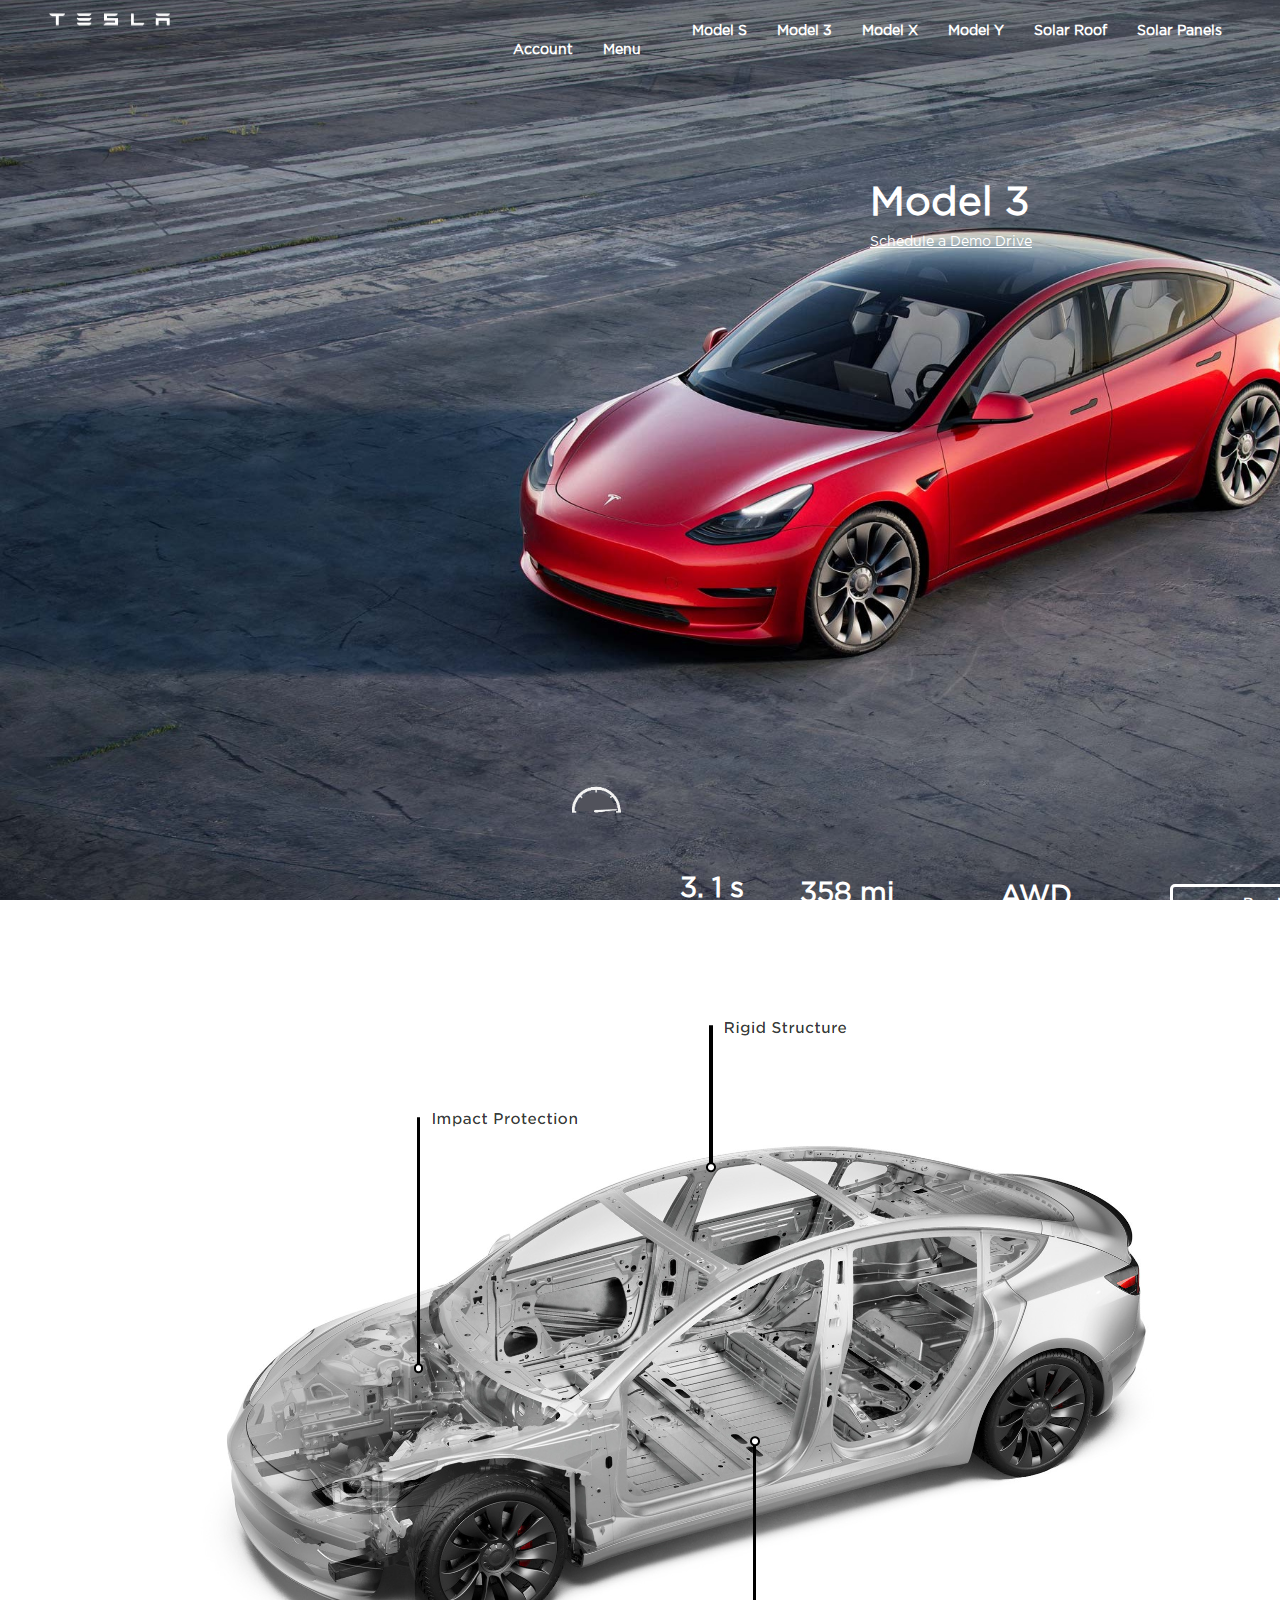
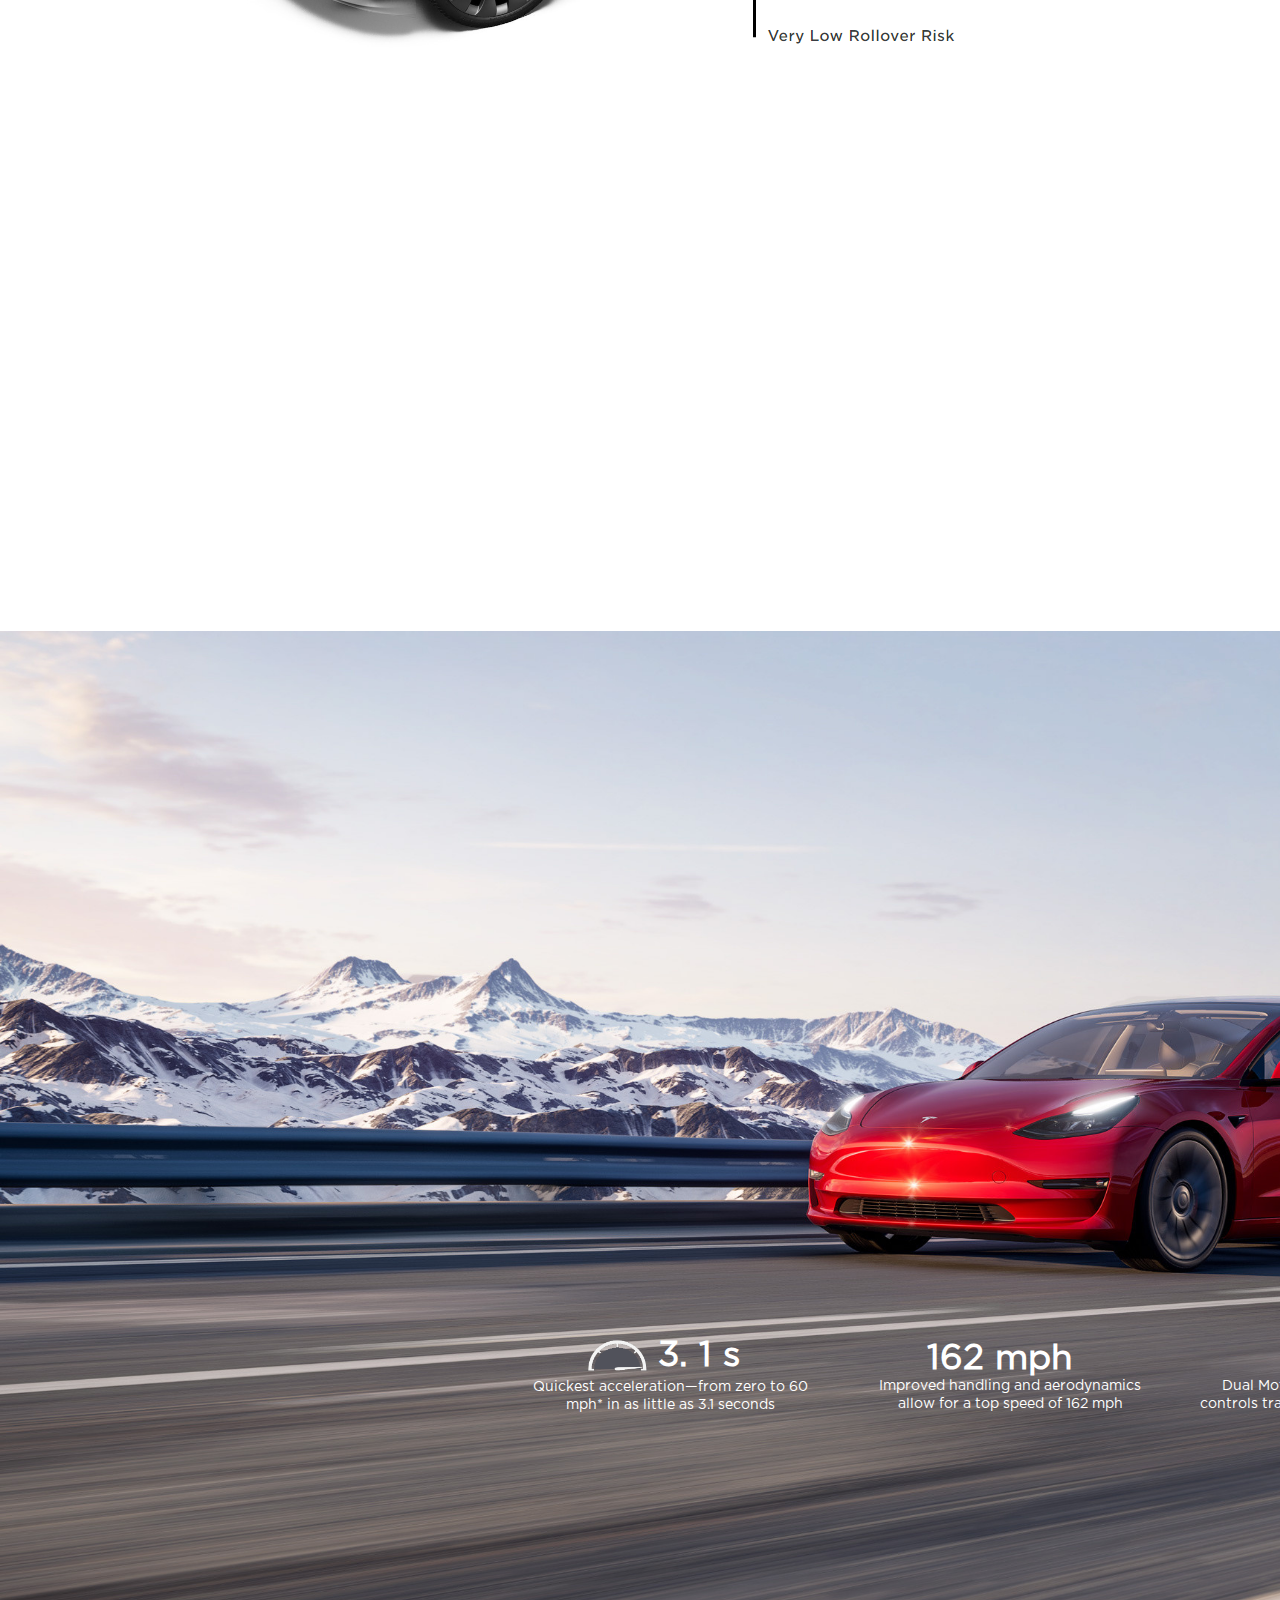
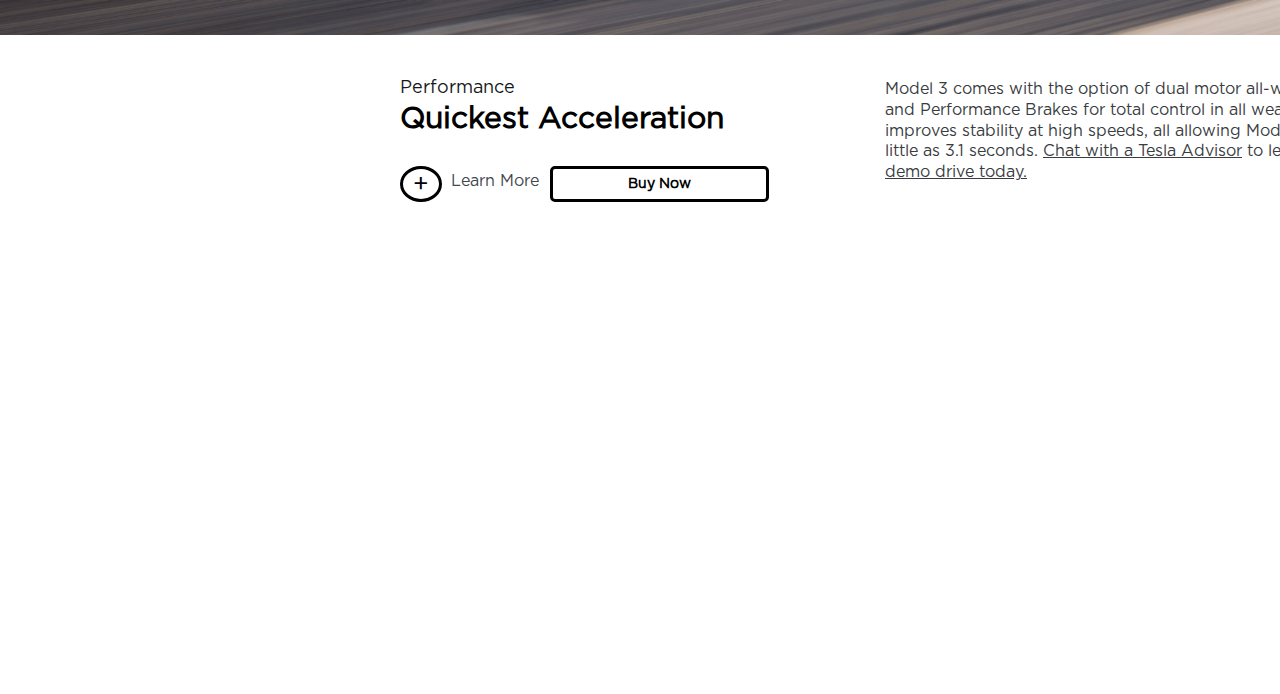
<file: index.html>
<!DOCTYPE html>
<html lang="en">
<head>
    <meta charset="UTF-8">
    <meta http-equiv="X-UA-Compatible" content="IE=edge">
    <meta name="viewport" content="width=device-width, initial-scale=1.0">
    <link rel="stylesheet" href="style.css">
    <link rel="icon" type="image/x-icon" href="Tesla Logo.png">
    <title>Model 3 | Tesla</title>
</head>
<body>
    <section class="section1">
        <div class="teslo">
            &nbsp;&nbsp;&nbsp;&nbsp;&nbsp;&nbsp;&nbsp;&nbsp;&nbsp;&nbsp;<a href="https://www.tesla.com/"><img src="Tesla upper logo.png" width="135" height="35" alt=""></a>
            <span class="maki">
            <a href="https://www.tesla.com/models">Model S</a>
            <a href="https://www.tesla.com/model3">Model 3</a>
            <a href="https://www.tesla.com/modelx">Model X</a>
            <a href="https://www.tesla.com/modely">Model Y</a>
            <a href="https://www.tesla.com/solarroof">Solar Roof</a>
            <a href="https://www.tesla.com/solarpanels">Solar Panels</a>
        </span>
        &nbsp;&nbsp;&nbsp;&nbsp;&nbsp;&nbsp;&nbsp;&nbsp;&nbsp;&nbsp;&nbsp;&nbsp;&nbsp;&nbsp;&nbsp;&nbsp;&nbsp;&nbsp;&nbsp;&nbsp;&nbsp;&nbsp;&nbsp;&nbsp;&nbsp;&nbsp;&nbsp;&nbsp;&nbsp;&nbsp;&nbsp;&nbsp;&nbsp;&nbsp;&nbsp;&nbsp;&nbsp;&nbsp;&nbsp;&nbsp;&nbsp;&nbsp;&nbsp;&nbsp;&nbsp;&nbsp;&nbsp;&nbsp;&nbsp;&nbsp;&nbsp;&nbsp;&nbsp;&nbsp;&nbsp;&nbsp;&nbsp;&nbsp;&nbsp;&nbsp;&nbsp;&nbsp;&nbsp;&nbsp;&nbsp;&nbsp;&nbsp;&nbsp;&nbsp;&nbsp;&nbsp;&nbsp;&nbsp;&nbsp;&nbsp;&nbsp;&nbsp;&nbsp;&nbsp;&nbsp;&nbsp;&nbsp;&nbsp;&nbsp;&nbsp;&nbsp;&nbsp;&nbsp;&nbsp;&nbsp;&nbsp;&nbsp;&nbsp;&nbsp;&nbsp;&nbsp;&nbsp;&nbsp;&nbsp;&nbsp;&nbsp;&nbsp;&nbsp;&nbsp;&nbsp;
        <span class="aam">
            <a href="https://shop.tesla.com/">Shop</a>
            <a href="https://auth.tesla.com/oauth2/v1/authorize?redirect_uri=https%3A%2F%2Fwww.tesla.com%2Fteslaaccount%2Fowner-xp%2Fauth%2Fcallback&response_type=code&client_id=ownership&scope=offline_access%20openid%20ou_code%20email%20phone&audience=https%3A%2F%2Fownership.tesla.com%2F&locale=en-US">Account</a>
            <a href="#">Menu</a>
        </span>
        </div>
        <main>
            <h1>Model 3</h1>
            <a href="https://www.tesla.com/drive">Schedule a Demo Drive</a>
        </main>
        <div class="down">
            <p>3. 1 s</p>
        </div>
        <div class="sped">
            <p>0-60 mph*</p>
        </div>
        <div class="mi">
            <p>358 mi</p>
        </div>
        <div class="range">
            <p>Range (EPA est.)</p>
        </div>
        <div class="awd">
            <p>AWD</p>
        </div>
        <div class="dual">
            <p>Dual Motor</p>
        </div>
        <div class="bn">
            <a href="https://www.tesla.com/inventory/new/m3?arrangeby=relevance&zip=95113&range=200">Buy Now</a>
        </div>
    </section>

    <section id="section2">
        <div class="teslaaa">
            <img src="tss2.png" alt="">
        </div>
        <div class="headetc">
            <sub class="sub">Saftey</sub>
            <span class="h22"><h2>Built For Saftey</h2></span><br><br>
            <p>
                Safety is the most important part of every <br> Tesla. We design our vehicles to <span class="saftey"><a href="https://www.tesla.com/safety#awards">exceed <br> safety standards.</a></span> <br><br>
                5-Star Rating <br>
                Model 3 achieved NHTSA 5-star safety <br> ratings in every category and subcategory. <br><br>
                Top Safety Pick+ <br>
                Model 3 received the IIHS Top Safety Pick+ <br> award, with top ratings in all crashworthiness <br> and front crash prevention categories.
            </p>
        </div>
        <div class="buttt">
            <a href="https://www.tesla.com/inventory/new/m3?arrangeby=relevance&zip=95113&range=200">Buy Now</a>
        </div>
        <div class="plus">
            <a href="#">+</a>
            <label for="">Learn More</label>
        </div>
    </section>
    <section class="section3">
        <img src="Model-3-Performance-Hero-Desktop-LHD.jpeg" height="1004px" width="1903px" alt="">
        <div class="ste">
            <img src="speeeeeeed.png" alt="">
        </div>
        <div class="a5r">
            <p>3. 1 s</p>
        </div>
        <div class="a4r">
            <p>Quickest acceleration—from zero to 60 <br> mph* in as little as 3.1 seconds</p>
        </div>
        <div class="a3r">
            <p>162 mph</p>
        </div>
        <div class="a2r">
            <p>Improved handling and aerodynamics <br> allow for a top speed of 162 mph</p>
        </div>
        <div class="a1r">
            <p>AWD</p>
        </div>
        <div class="a6r">
            <p>Dual Motor All-Wheel Drive instantly <br> controls traction and torque, in all weather <br> conditions</p>
        </div>
        <div class="a7r">
            <p>Performance </p>
            <h2>Quickest Acceleration</h2>
        </div>
        <div class="plus2">
            <a href="#">+</a>
            <label for="">Learn More</label>
        </div>
        <div class="but4">
            <a href="https://www.tesla.com/inventory/new/m3?arrangeby=relevance&zip=95113&range=200">Buy Now</a>
        </div>
        <div class="yes">
            <p>Model 3 comes with the option of dual motor all-wheel drive, 20” Überturbine Wheels <br> and Performance Brakes for total control in all weather conditions. A carbon fiber spoiler <br> improves stability at high speeds, all allowing Model 3 to accelerate from 0-60 mph* in as <br> little as 3.1 seconds. <span> <a href="#">Chat with a Tesla Advisor</a> </span> to learn more about Model 3 or <span><a href="https://www.tesla.com/drive">schedule a <br> demo drive today.</a></span></p>
        </div>
    </section>
</body>
</html>
</file>
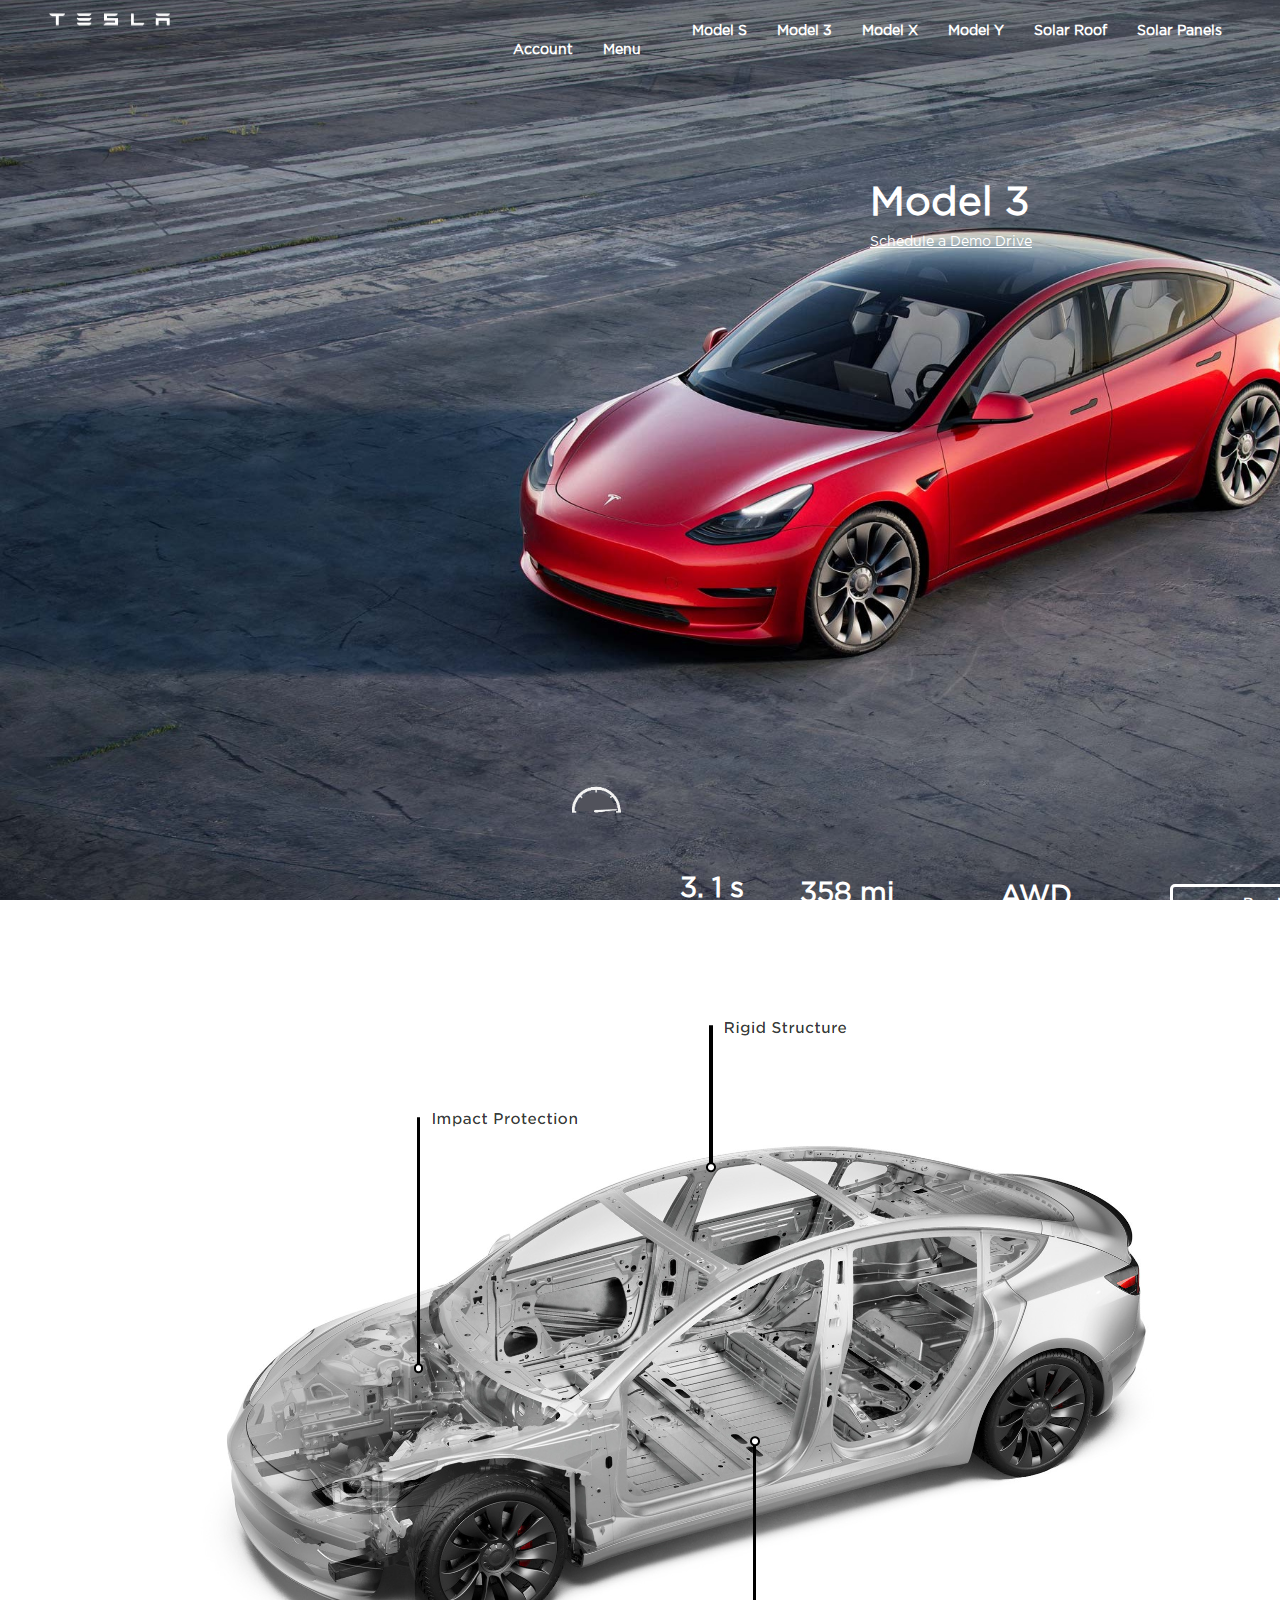
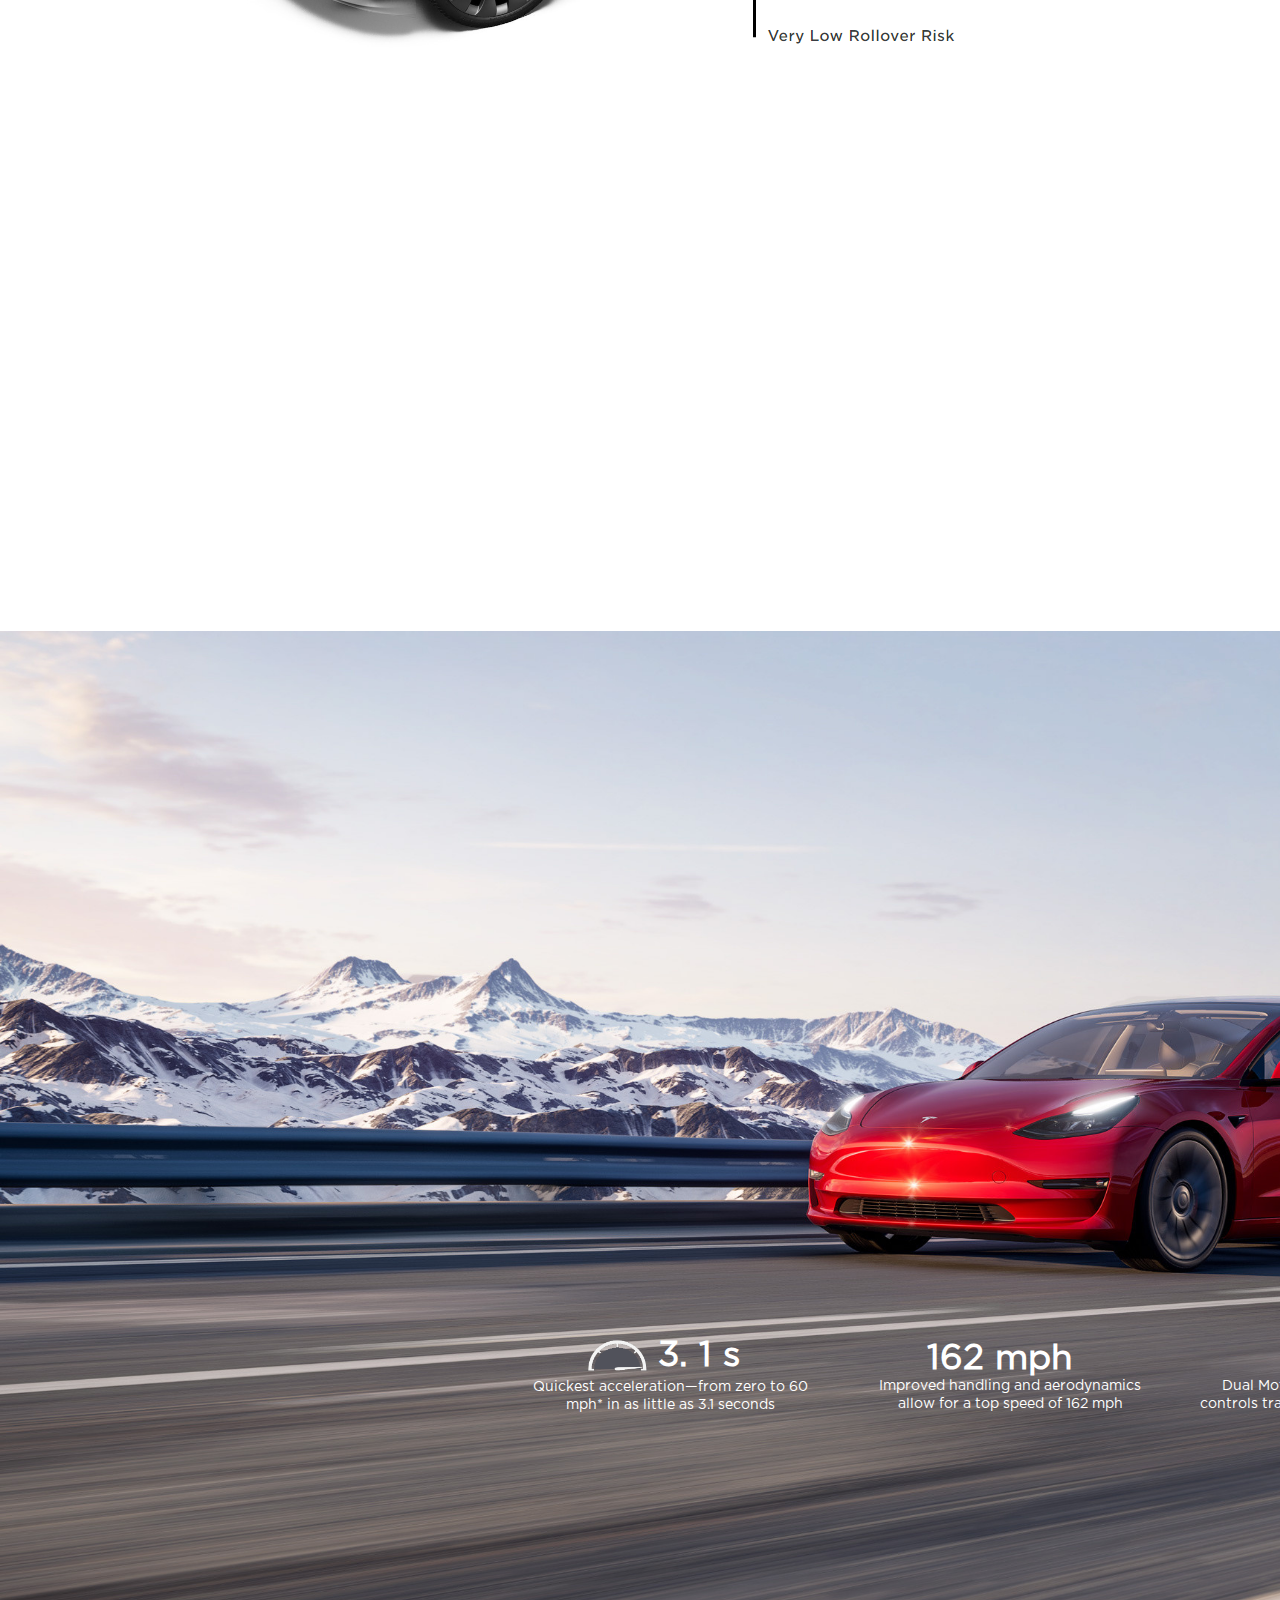
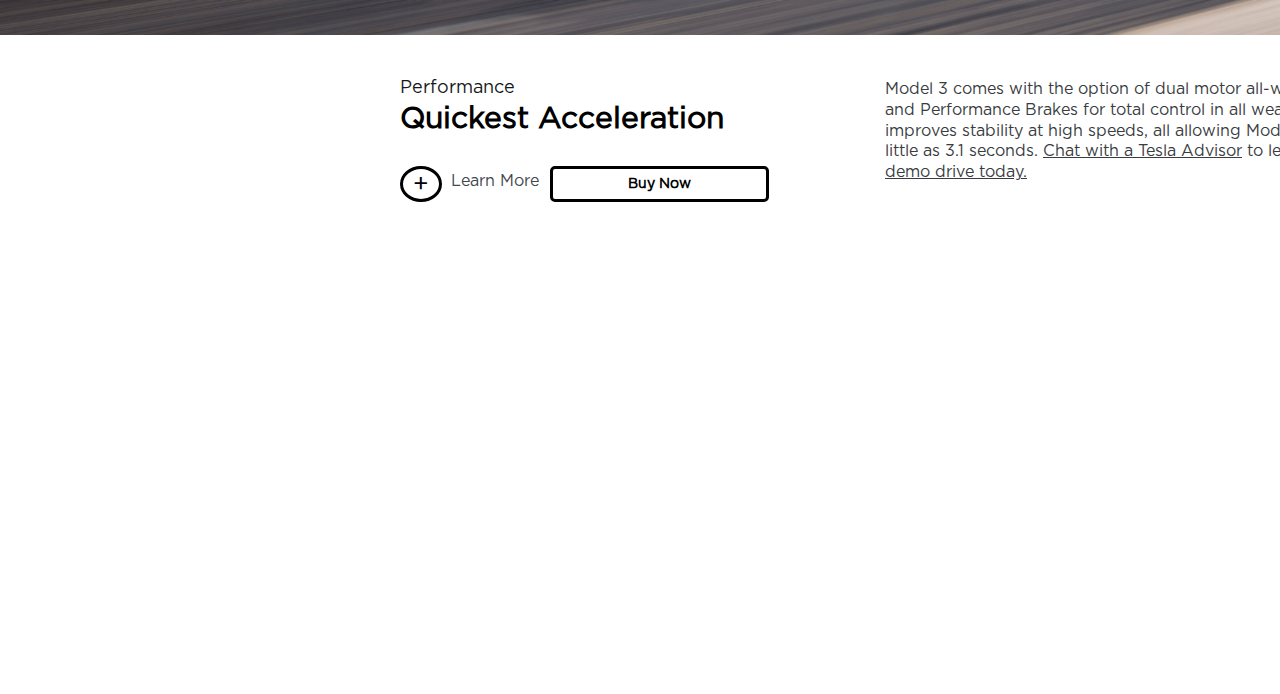
<file: new.html>
<!DOCTYPE html>
<html lang="en">
<head>
    <meta charset="UTF-8">
    <meta http-equiv="X-UA-Compatible" content="IE=edge">
    <meta name="viewport" content="width=device-width, initial-scale=1.0">
    <link rel="stylesheet" href="style.css">
    <link rel="icon" type="image/x-icon" href="Tesla Logo.png">
    <title>Model 3 | Tesla</title>
</head>
<body>
    <section class="section1">
        <div class="teslo">
            &nbsp;&nbsp;&nbsp;&nbsp;&nbsp;&nbsp;&nbsp;&nbsp;&nbsp;&nbsp;<a href="https://www.tesla.com/"><img src="Tesla upper logo.png" width="135" height="35" alt=""></a>
            <span class="maki">
            <a href="https://www.tesla.com/models">Model S</a>
            <a href="https://www.tesla.com/model3">Model 3</a>
            <a href="https://www.tesla.com/modelx">Model X</a>
            <a href="https://www.tesla.com/modely">Model Y</a>
            <a href="https://www.tesla.com/solarroof">Solar Roof</a>
            <a href="https://www.tesla.com/solarpanels">Solar Panels</a>
        </span>
        &nbsp;&nbsp;&nbsp;&nbsp;&nbsp;&nbsp;&nbsp;&nbsp;&nbsp;&nbsp;&nbsp;&nbsp;&nbsp;&nbsp;&nbsp;&nbsp;&nbsp;&nbsp;&nbsp;&nbsp;&nbsp;&nbsp;&nbsp;&nbsp;&nbsp;&nbsp;&nbsp;&nbsp;&nbsp;&nbsp;&nbsp;&nbsp;&nbsp;&nbsp;&nbsp;&nbsp;&nbsp;&nbsp;&nbsp;&nbsp;&nbsp;&nbsp;&nbsp;&nbsp;&nbsp;&nbsp;&nbsp;&nbsp;&nbsp;&nbsp;&nbsp;&nbsp;&nbsp;&nbsp;&nbsp;&nbsp;&nbsp;&nbsp;&nbsp;&nbsp;&nbsp;&nbsp;&nbsp;&nbsp;&nbsp;&nbsp;&nbsp;&nbsp;&nbsp;&nbsp;&nbsp;&nbsp;&nbsp;&nbsp;&nbsp;&nbsp;&nbsp;&nbsp;&nbsp;&nbsp;&nbsp;&nbsp;&nbsp;&nbsp;&nbsp;&nbsp;&nbsp;&nbsp;&nbsp;&nbsp;&nbsp;&nbsp;&nbsp;&nbsp;&nbsp;&nbsp;&nbsp;&nbsp;&nbsp;&nbsp;&nbsp;&nbsp;&nbsp;&nbsp;&nbsp;
        <span class="aam">
            <a href="https://shop.tesla.com/">Shop</a>
            <a href="https://auth.tesla.com/oauth2/v1/authorize?redirect_uri=https%3A%2F%2Fwww.tesla.com%2Fteslaaccount%2Fowner-xp%2Fauth%2Fcallback&response_type=code&client_id=ownership&scope=offline_access%20openid%20ou_code%20email%20phone&audience=https%3A%2F%2Fownership.tesla.com%2F&locale=en-US">Account</a>
            <a href="#">Menu</a>
        </span>
        </div>
        <main>
            <h1>Model 3</h1>
            <a href="https://www.tesla.com/drive">Schedule a Demo Drive</a>
        </main>
        <div class="down">
            <p>3. 1 s</p>
        </div>
        <div class="sped">
            <p>0-60 mph*</p>
        </div>
        <div class="mi">
            <p>358 mi</p>
        </div>
        <div class="range">
            <p>Range (EPA est.)</p>
        </div>
        <div class="awd">
            <p>AWD</p>
        </div>
        <div class="dual">
            <p>Dual Motor</p>
        </div>
        <div class="bn">
            <a href="https://www.tesla.com/inventory/new/m3?arrangeby=relevance&zip=95113&range=200">Buy Now</a>
        </div>
    </section>

    <section id="section2">
        <div class="teslaaa">
            <img src="tss2.png" alt="">
        </div>
        <div class="headetc">
            <sub class="sub">Saftey</sub>
            <span class="h22"><h2>Built For Saftey</h2></span><br><br>
            <p>
                Safety is the most important part of every <br> Tesla. We design our vehicles to <span class="saftey"><a href="https://www.tesla.com/safety#awards">exceed <br> safety standards.</a></span> <br><br>
                5-Star Rating <br>
                Model 3 achieved NHTSA 5-star safety <br> ratings in every category and subcategory. <br><br>
                Top Safety Pick+ <br>
                Model 3 received the IIHS Top Safety Pick+ <br> award, with top ratings in all crashworthiness <br> and front crash prevention categories.
            </p>
        </div>
        <div class="buttt">
            <a href="https://www.tesla.com/inventory/new/m3?arrangeby=relevance&zip=95113&range=200">Buy Now</a>
        </div>
        <div class="plus">
            <a href="#">+</a>
            <label for="">Learn More</label>
        </div>
    </section>
    <section class="section3">
        <img src="Model-3-Performance-Hero-Desktop-LHD.jpeg" height="1004px" width="1903px" alt="">
        <div class="ste">
            <img src="speeeeeeed.png" alt="">
        </div>
        <div class="a5r">
            <p>3. 1 s</p>
        </div>
        <div class="a4r">
            <p>Quickest acceleration—from zero to 60 <br> mph* in as little as 3.1 seconds</p>
        </div>
        <div class="a3r">
            <p>162 mph</p>
        </div>
        <div class="a2r">
            <p>Improved handling and aerodynamics <br> allow for a top speed of 162 mph</p>
        </div>
        <div class="a1r">
            <p>AWD</p>
        </div>
        <div class="a6r">
            <p>Dual Motor All-Wheel Drive instantly <br> controls traction and torque, in all weather <br> conditions</p>
        </div>
        <div class="a7r">
            <p>Performance </p>
            <h2>Quickest Acceleration</h2>
        </div>
        <div class="plus2">
            <a href="#">+</a>
            <label for="">Learn More</label>
        </div>
        <div class="but4">
            <a href="https://www.tesla.com/inventory/new/m3?arrangeby=relevance&zip=95113&range=200">Buy Now</a>
        </div>
        <div class="yes">
            <p>Model 3 comes with the option of dual motor all-wheel drive, 20” Überturbine Wheels <br> and Performance Brakes for total control in all weather conditions. A carbon fiber spoiler <br> improves stability at high speeds, all allowing Model 3 to accelerate from 0-60 mph* in as <br> little as 3.1 seconds. <span> <a href="#">Chat with a Tesla Advisor</a> </span> to learn more about Model 3 or <span><a href="https://www.tesla.com/drive">schedule a <br> demo drive today.</a></span></p>
        </div>
    </section>
</body>
</html>
</file>
<file: style.css>
@font-face {
    font-family: gothamssm;
    src: url(Gotham\ Book.otf);
}
* {
    margin: 0;
    padding: 0;
    box-sizing: border-box;
}
body{
    height: 1500px;
}
.section1 {
        background-image: url(TSS.png);
        background-repeat: no-repeat;
        background-size: cover;
        height: 100vh;
}

.maki a {
    font-style: none;
    text-decoration: none;
    color: white;
    font-family: gothamssm;
    margin: auto;
    width: 600px;
    position: relative;
    top: 0px;
    left: 500px;
    padding: 13px;
    font-size: 14px;
    font-weight: bold;
}
.aam a {
        font-style: none;
    text-decoration: none;
    color: white;
    font-family: gothamssm;
    margin: auto;
    width: 600px;
    position: relative;
    top: 0px;
    left: 500px;
    padding: 13px;
    font-size: 14px;
    font-weight: bold;
}
.section1 main h1 {
    width: 200px;
    font-style: none;
    text-decoration: none;
    color: white;
    font-family: gothamssm;
    position: relative;
    left: 870px;
    top: 120px;
    font-size: 40px;    
}
.section1 main a {
    width: 200px;
    font-style: none;
    text-decoration: none;
    color: white;
    font-family: gothamssm;
    position: relative;
    left: 870px;
    top: 125px;
    font-size: 14px;
    text-decoration: underline;
}
.down p {
    width: 100px;
    color: white;
    font-style: none;
    text-decoration: none;
    font-family: gothamssm;
    position: relative;
    font-size: 28px;
    font-weight: bold;
    left: 680px;
    top: 745px;
}
.sped p {
    width: 100px;
    color: white;
    font-family: gothamssm;
    font-style: none;
    text-decoration: none;
    position: relative;
    font-size: 14px;
    left: 645px;
    top: 750px;
}
.mi p {
    width: 100px;
    color: white;
    font-family: gothamssm;
    font-style: none;
    text-decoration: none;
    position: relative;
    font-size: 28px;
    font-weight: bold;
    left: 800px;
    top: 695px;
}
.range p {
    width: 120px;
    color: white;
    font-family: gothamssm;
    font-style: none;
    text-decoration: none;
    position: relative;
    font-size: 12px;
    left: 800px;
    top: 700px;
}
.awd p {
    width: 100px;
    color: white;
    font-family: gothamssm;
    font-style: none;
    text-decoration: none;
    position: relative;
    font-size: 28px;
    font-weight: bold;
    left: 1000px;
    top: 646px;
}
.dual p {
    width: 100px;
    color: white;
    font-family: gothamssm;
    font-style: none;
    text-decoration: none;
    position: relative;
    font-size: 12px;
    left: 1000px;
    top: 646px;
}
.bn a {
    color: white;
    font-weight: bold;
    font-style: none;
    width: 300px;
    border: white solid 3px;
    border-radius: 5px;
    font-family: gothamssm;
    text-decoration: none;
    position: relative;
    padding-right: 70px;
    padding-left: 70px;
    padding-top: 10px;
    padding-bottom: 10px;
    left: 1170px;
    top: 610px;
    font-size: 15px;
}
.bn a:hover{
    background-color: white;
    color: black;

}
.aam a:hover {
    filter: blur(1px);
}
.maki a:hover {
    filter: blur(1px);
}
.headtetc a,p,h2,sub {
    width: 400px;
    color: #44474d;   
    font-family: gothamssm;
    font-style: none;
    text-decoration: none;
    position: relative;
    left: 1500px;
    top: -880px;
    line-height: 1.3em;
}
.saftey a:visited {
    color: #44474d;
}
.sub {
    color: black;
    font-size: 22px;
}
.h22 h2 {
    color: black;
    font-size: 32px;
}
.buttt a {
    font-style: none;
    text-decoration: none;
    color: black;
    border: black solid 3px;
    padding-right: 75px;
    padding-left: 75px;
    padding-top: 8px;
    padding-bottom: 8px;
    border-radius: 5px;
    font-family: gothamssm;
    position: relative;
    left: 1665px;
    bottom: 350px;
    font-size: 14px;
    font-weight: bold;
}
.buttt a:visited {
    color: black;
}
.buttt a:hover {
    background-color: black;
    color: white;
}
.plus a {
    font-style: none;
    text-decoration: none;
    font-size: 25px;
    color: black;
    border: 3px solid black;
    border-radius: 100%;
    padding-right: 10px;
    padding-left: 10px;
    padding-top: 2.5px;
    padding-bottom: 2.5px;
    height: 250px;
    width: 250px;
    position: relative;
    left: 1505px;
    bottom: 370px;
    font-family: gothamssm;
}
.plus a:visited {
    color: black;
}
.plus label {
    color:#44474d;
    font-style: none;
    text-decoration: none;
    position: relative;
    left: 1510px;
    bottom: 375px;
    font-family: gothamssm;
    font-size: 16px;
}
.plus a:hover {
    color: white;
    background-color: black;
}
.ste img {
    height: 50px;
    position: relative;
    top: -310px;
    left: 570px;
}
.a5r p{
    font-style: none;
    text-decoration: none;
    font-family: gothamssm;
    color: white;
    font-size: 35px;
    font-weight: bold;
    position: relative;
    left: 658px;
    top: -360px;
}
.a4r p {
    color: white;
    font-style: none;
    text-decoration: none;
    font-family: gothamssm;
    text-align: center;
    position: relative;
    left: 470px;
    top: -360px;
    font-size: 14px;
}
.a3r p {
    color: white;
    font-style: none;
    text-decoration: none;
    font-family: gothamssm;
    text-align: center;
    position: relative;
    left: 800px;
    top: -439px;
    font-size: 35px;
    font-weight: bold;
}
.a2r {
    font-style: none;
    text-decoration: none;
    font-family: gothamssm;
    text-align: center;
    position: relative;
    left: -690px;
    top: 437px;
    font-size: 14px;
}
.a2r p {
    color: white;
    font-family: gothamssm;
}
.a1r p{
    font-style: none;
    text-decoration: none;
    font-family: gothamssm;
    color: white;
    font-size: 35px;
    font-weight: bold;
    position: relative;
    left: 1300px;
    top: -520px;
}
.a6r p {
    color: white;
    font-style: none;
    text-decoration: none;
    font-family: gothamssm;
    text-align: center;
    position: relative;
    left: 1150px;
    top: -525px;
    font-size: 14px;
}
.a7r p {
    color: #171a20;
    font-style: none;
    text-decoration: none;
    font-family: gothamssm;
    position: relative;
    left: 400px;
    top: -280px;
    font-size: 18px;
}
.a7r h2 {
    width: 500px;
    color:black;
    font-style: none;
    text-decoration: none;
    font-family: gothamssm;
    position: relative;
    left: 400px;
    top: -280px;
    font-size: 30px;
}
.plus2 a {
    font-style: none;
    text-decoration: none;
    font-size: 25px;
    color: black;
    border: 3px solid black;
    border-radius: 100%;
    padding-right: 10px;
    padding-left: 10px;
    padding-top: 2.5px;
    padding-bottom: 2.5px;
    height: 250px;
    width: 250px;
    position: relative;
    left: 400px;
    bottom: 250px;
    font-family: gothamssm;
}
.plus2 a:visited {
    color: black;
}
.plus2 label {
    color:#44474d;
    font-style: none;
    text-decoration: none;
    position: relative;
    left: 405px;
    bottom: 255px;
    font-family: gothamssm;
    font-size: 16px;
}
.plus2 a:hover {
    color: white;
    background-color: black;
}
.but4 a {
    font-style: none;
    text-decoration: none;
    color: black;
    border: black solid 3px;
    padding-right: 75px;
    padding-left: 75px;
    padding-top: 8px;
    padding-bottom: 8px;
    border-radius: 5px;
    font-family: gothamssm;
    position: relative;
    left: 550px;
    bottom: 275px;
    font-size: 14px;
    font-weight: bold;
}
.but4 a:visited {
    color: black;
}
.but4 a:hover {
    background-color: black;
    color: white;
}
.yes p {
    font-style: none;
    text-decoration: none;
    font-family: gothamssm;
    width: 1000px;
    color: #393c41;
    position: relative;
    left: 885px;
    top: -389px;
}
.yes span a {
    font-family: gothamssm;
    color: #393c41;
}
.yes span a:visited {
    color: #393c41;
}
</file>
